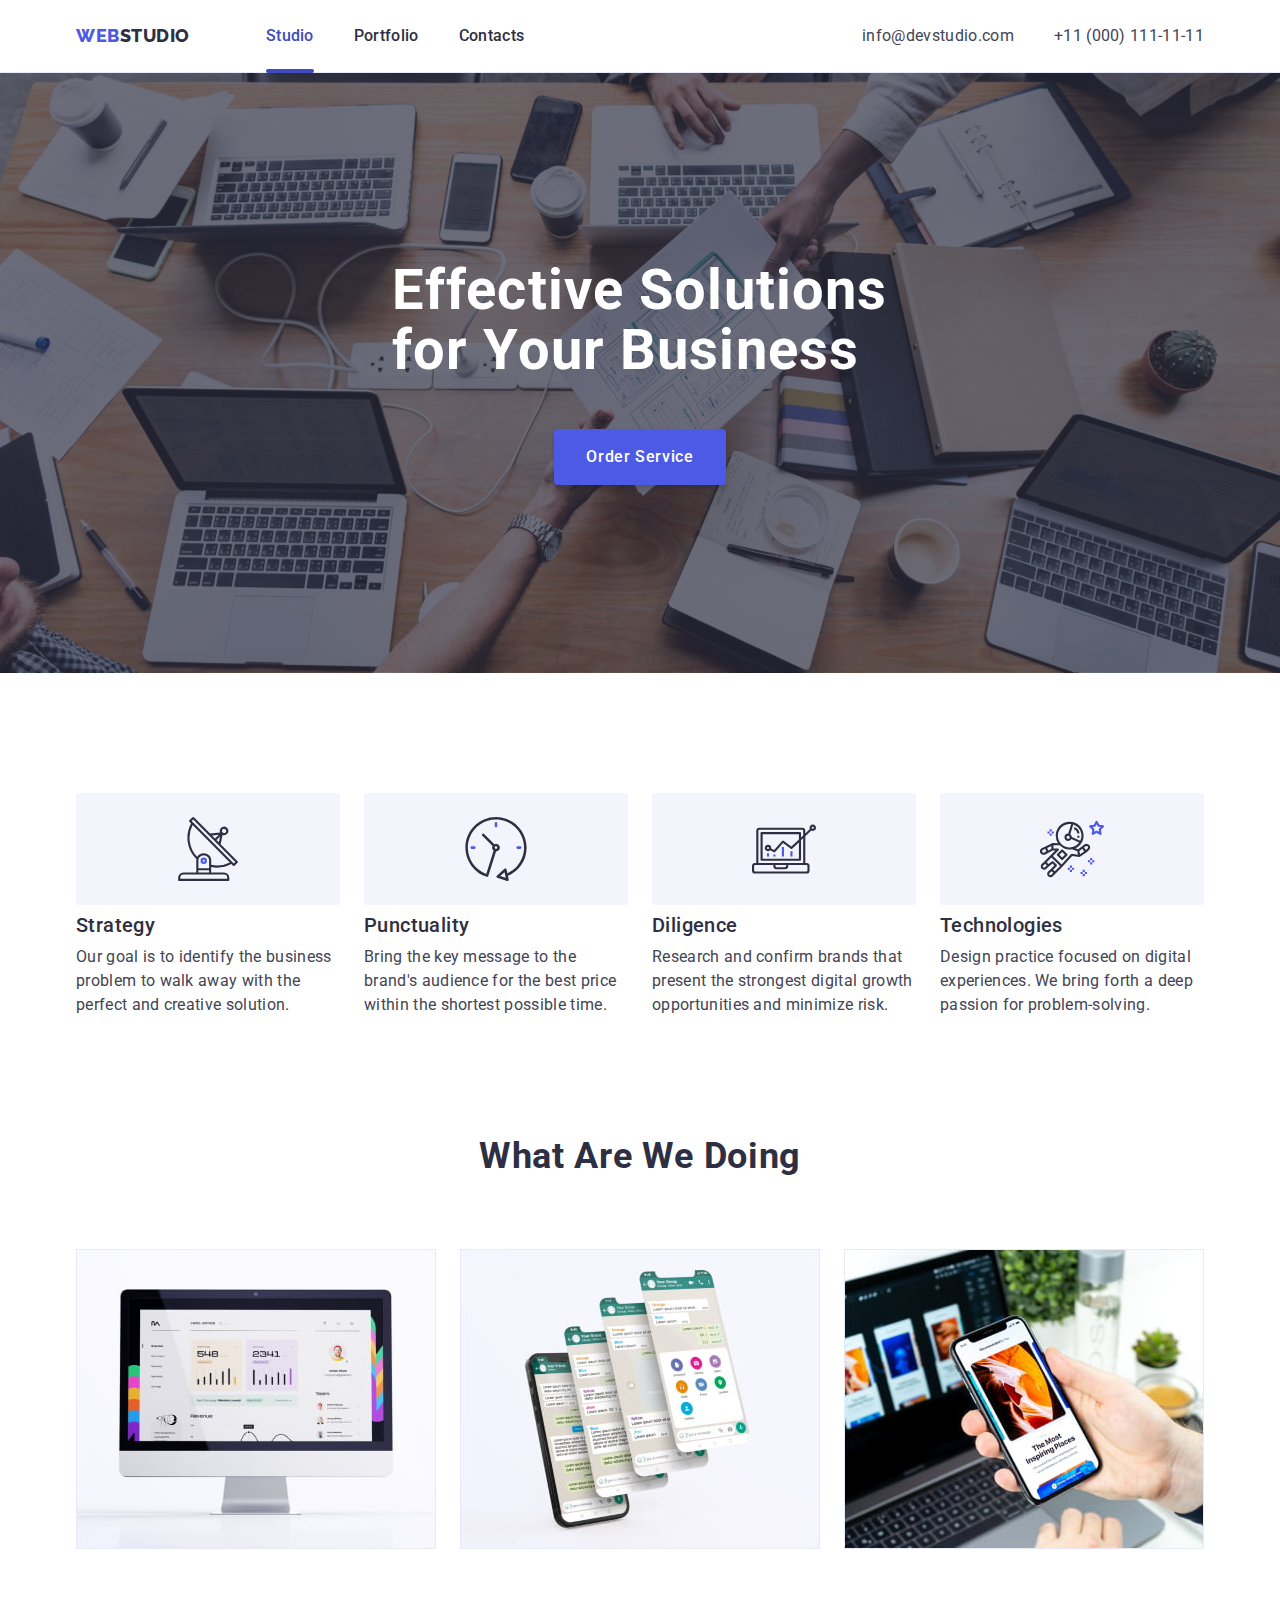
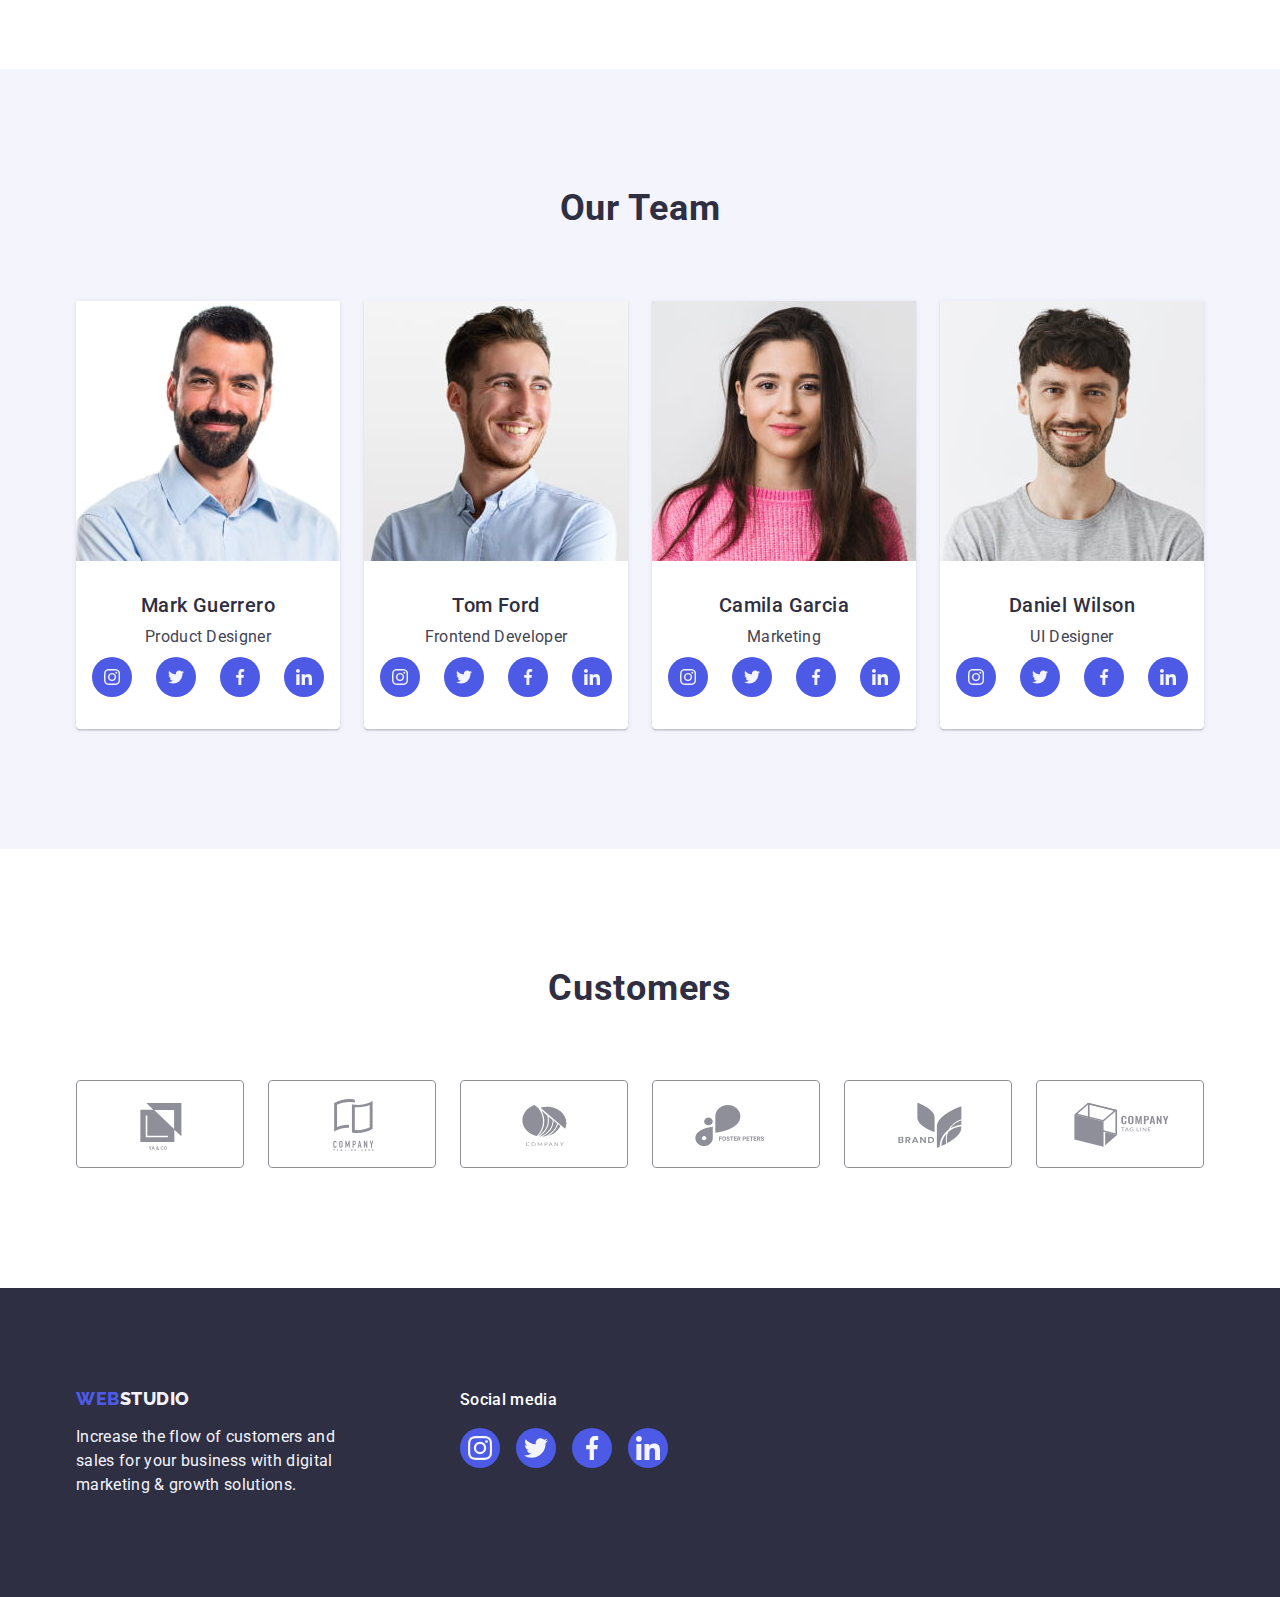
<file: index.html>
<!DOCTYPE html>
<html lang="en">
  <head>
    <meta charset="UTF-8" />
    <meta http-equiv="X-UA-Compatible" content="IE=edge" />
    <meta name="viewport" content="width=device-width, initial-scale=1.0" />
    <title>WebStudio</title>
    <!-- FONTS -->
    <link rel="preconnect" href="https://fonts.googleapis.com" />
    <link rel="preconnect" href="https://fonts.gstatic.com" crossorigin />
    <link
      href="https://fonts.googleapis.com/css2?family=Raleway:wght@800&family=Roboto:wght@400;500;700;900&display=swap"
      rel="stylesheet"
    />
    <!-- STYLES -->
    <link
      rel="stylesheet"
      href="https://cdnjs.cloudflare.com/ajax/libs/modern-normalize/1.1.0/modern-normalize.min.css"
    />
    <link rel="stylesheet" href="./css/styles.css" />
  </head>
  <body>
    <!-- HEADER -->
    <header class="page-header">
      <div class="page-header-container container">
        <nav class="page-nav">
          <a class="logo link" href="./index.html">
            Web<span class="logo-header">Studio</span>
          </a>
          <ul class="site-nav-list list">
            <li class="site-nav-list-item">
              <a class="site-nav-link current link" href="./index.html">
                Studio
              </a>
            </li>
            <li class="site-nav-list-item">
              <a class="site-nav-link link" href="./portfolio.html">
                Portfolio
              </a>
            </li>
            <li class="site-nav-list-item">
              <a class="site-nav-link link" href="">Contacts</a>
            </li>
          </ul>
        </nav>
        <address class="contacts">
          <ul class="contacts-list list">
            <li>
              <a class="contacts-link link" href="mailto:info@devstudio.com">
                info@devstudio.com
              </a>
            </li>
            <li>
              <a class="contacts-link link" href="tel:+110001111111">
                +11 (000) 111-11-11
              </a>
            </li>
          </ul>
        </address>
      </div>
    </header>
    <main>
      <!-- HERO -->
      <section class="hero">
        <div class="container">
          <h1 class="hero-title">Effective Solutions for Your Business</h1>
          <button class="button primary" type="button" data-modal-open>
            Order Service
          </button>
        </div>
      </section>
      <!-- FEATURES -->
      <section class="features section">
        <div class="container">
          <h2 class="section-title visually-hidden">Features</h2>
          <ul class="features-list list">
            <li class="features-list-item">
              <div class="feature-icon-thumb">
                <svg class="feature-icon" width="64" height="64">
                  <use href="./images/icons.svg#icon-antenna"></use>
                </svg>
              </div>
              <h3 class="feature-title">Strategy</h3>
              <p class="feature-descr">
                Our goal is to identify the business problem to walk away with
                the perfect and creative solution.
              </p>
            </li>
            <li class="features-list-item">
              <div class="feature-icon-thumb">
                <svg class="feature-icon" width="64" height="64">
                  <use href="./images/icons.svg#icon-clock"></use>
                </svg>
              </div>
              <h3 class="feature-title">Punctuality</h3>
              <p class="feature-descr">
                Bring the key message to the brand's audience for the best price
                within the shortest possible time.
              </p>
            </li>
            <li class="features-list-item">
              <div class="feature-icon-thumb">
                <svg class="feature-icon" width="64" height="64">
                  <use href="./images/icons.svg#icon-diagram"></use>
                </svg>
              </div>
              <h3 class="feature-title">Diligence</h3>
              <p class="feature-descr">
                Research and confirm brands that present the strongest digital
                growth opportunities and minimize risk.
              </p>
            </li>
            <li class="features-list-item">
              <div class="feature-icon-thumb">
                <svg class="feature-icon" width="64" height="64">
                  <use href="./images/icons.svg#icon-astronaut"></use>
                </svg>
              </div>
              <h3 class="feature-title">Technologies</h3>
              <p class="feature-descr">
                Design practice focused on digital experiences. We bring forth a
                deep passion for problem-solving.
              </p>
            </li>
          </ul>
        </div>
      </section>
      <!-- GALLERY -->
      <section class="gallery section">
        <div class="container">
          <h2 class="section-title">What are we doing</h2>
          <ul class="gallery-list list">
            <li class="gallery-list-item">
              <img
                src="./images/gallery/img-1.jpg"
                alt="Desktop application"
                width="360"
                height="300"
              />
            </li>
            <li class="gallery-list-item">
              <img
                src="./images/gallery/img-2.jpg"
                alt="Mobile application"
                width="360"
                height="300"
              />
            </li>
            <li class="gallery-list-item">
              <img
                src="./images/gallery/img-3.jpg"
                alt="Mobile and desktop application"
                width="360"
                height="300"
              />
            </li>
          </ul>
        </div>
      </section>
      <!-- EMPLOYEES -->
      <section class="employees section">
        <div class="container">
          <h2 class="section-title">Our Team</h2>
          <ul class="employees-list list">
            <li class="employees-list-item">
              <img
                src="./images/employees/mark-guerrero.jpg"
                alt="Mark Guerrero's photo"
                width="264"
                height="260"
              />
              <div class="employee-data">
                <h3 class="employee-name">Mark Guerrero</h3>
                <p class="employee-position">Product Designer</p>
                <ul class="social-list list">
                  <li class="social-list-item">
                    <a class="social-link link" href="">
                      <svg
                        class="social-icon"
                        width="16"
                        height="16"
                        aria-label="Instagram icon"
                      >
                        <use href="./images/icons.svg#icon-instagram"></use>
                      </svg>
                    </a>
                  </li>
                  <li class="social-list-item">
                    <a class="social-link link" href="">
                      <svg
                        class="social-icon"
                        width="16"
                        height="16"
                        aria-label="Twitter icon"
                      >
                        <use href="./images/icons.svg#icon-twitter"></use>
                      </svg>
                    </a>
                  </li>
                  <li class="social-list-item">
                    <a class="social-link link" href="">
                      <svg
                        class="social-icon"
                        width="16"
                        height="16"
                        aria-label="Facebook icon"
                      >
                        <use href="./images/icons.svg#icon-facebook"></use>
                      </svg>
                    </a>
                  </li>
                  <li class="social-list-item">
                    <a class="social-link link" href="">
                      <svg
                        class="social-icon"
                        width="16"
                        height="16"
                        aria-label="Linkedin icon"
                      >
                        <use href="./images/icons.svg#icon-linkedin"></use>
                      </svg>
                    </a>
                  </li>
                </ul>
              </div>
            </li>
            <li class="employees-list-item">
              <img
                src="./images/employees/tom-ford.jpg"
                alt="Tom Ford's photo"
                width="264"
                height="260"
              />
              <div class="employee-data">
                <h3 class="employee-name">Tom Ford</h3>
                <p class="employee-position">Frontend Developer</p>
                <ul class="social-list list">
                  <li class="social-list-item">
                    <a class="social-link link" href="">
                      <svg
                        class="social-icon"
                        width="16"
                        height="16"
                        aria-label="Instagram icon"
                      >
                        <use href="./images/icons.svg#icon-instagram"></use>
                      </svg>
                    </a>
                  </li>
                  <li class="social-list-item">
                    <a class="social-link link" href="">
                      <svg
                        class="social-icon"
                        width="16"
                        height="16"
                        aria-label="Twitter icon"
                      >
                        <use href="./images/icons.svg#icon-twitter"></use>
                      </svg>
                    </a>
                  </li>
                  <li class="social-list-item">
                    <a class="social-link link" href="">
                      <svg
                        class="social-icon"
                        width="16"
                        height="16"
                        aria-label="Facebook icon"
                      >
                        <use href="./images/icons.svg#icon-facebook"></use>
                      </svg>
                    </a>
                  </li>
                  <li class="social-list-item">
                    <a class="social-link link" href="">
                      <svg
                        class="social-icon"
                        width="16"
                        height="16"
                        aria-label="Linkedin icon"
                      >
                        <use href="./images/icons.svg#icon-linkedin"></use>
                      </svg>
                    </a>
                  </li>
                </ul>
              </div>
            </li>
            <li class="employees-list-item">
              <img
                src="./images/employees/camila-garcia.jpg"
                alt="Camila Garcia's photo"
                width="264"
                height="260"
              />
              <div class="employee-data">
                <h3 class="employee-name">Camila Garcia</h3>
                <p class="employee-position">Marketing</p>
                <ul class="social-list list">
                  <li class="social-list-item">
                    <a class="social-link link" href="">
                      <svg
                        class="social-icon"
                        width="16"
                        height="16"
                        aria-label="Instagram icon"
                      >
                        <use href="./images/icons.svg#icon-instagram"></use>
                      </svg>
                    </a>
                  </li>
                  <li class="social-list-item">
                    <a class="social-link link" href="">
                      <svg
                        class="social-icon"
                        width="16"
                        height="16"
                        aria-label="Twitter icon"
                      >
                        <use href="./images/icons.svg#icon-twitter"></use>
                      </svg>
                    </a>
                  </li>
                  <li class="social-list-item">
                    <a class="social-link link" href="">
                      <svg
                        class="social-icon"
                        width="16"
                        height="16"
                        aria-label="Facebook icon"
                      >
                        <use href="./images/icons.svg#icon-facebook"></use>
                      </svg>
                    </a>
                  </li>
                  <li class="social-list-item">
                    <a class="social-link link" href="">
                      <svg
                        class="social-icon"
                        width="16"
                        height="16"
                        aria-label="Linkedin icon"
                      >
                        <use href="./images/icons.svg#icon-linkedin"></use>
                      </svg>
                    </a>
                  </li>
                </ul>
              </div>
            </li>
            <li class="employees-list-item">
              <img
                src="./images/employees/daniel-wilson.jpg"
                alt="Daniel Wilson's photo"
                width="264"
                height="260"
              />
              <div class="employee-data">
                <h3 class="employee-name">Daniel Wilson</h3>
                <p class="employee-position">UI Designer</p>
                <ul class="social-list list">
                  <li class="social-list-item">
                    <a class="social-link link" href="">
                      <svg
                        class="social-icon"
                        width="16"
                        height="16"
                        aria-label="Instagram icon"
                      >
                        <use href="./images/icons.svg#icon-instagram"></use>
                      </svg>
                    </a>
                  </li>
                  <li class="social-list-item">
                    <a class="social-link link" href="">
                      <svg
                        class="social-icon"
                        width="16"
                        height="16"
                        aria-label="Twitter icon"
                      >
                        <use href="./images/icons.svg#icon-twitter"></use>
                      </svg>
                    </a>
                  </li>
                  <li class="social-list-item">
                    <a class="social-link link" href="">
                      <svg
                        class="social-icon"
                        width="16"
                        height="16"
                        aria-label="Facebook icon"
                      >
                        <use href="./images/icons.svg#icon-facebook"></use>
                      </svg>
                    </a>
                  </li>
                  <li class="social-list-item">
                    <a class="social-link link" href="">
                      <svg
                        class="social-icon"
                        width="16"
                        height="16"
                        aria-label="Linkedin icon"
                      >
                        <use href="./images/icons.svg#icon-linkedin"></use>
                      </svg>
                    </a>
                  </li>
                </ul>
              </div>
            </li>
          </ul>
        </div>
      </section>
      <!-- CUSTOMERS -->
      <section class="customers section">
        <div class="container">
          <h2 class="section-title">Customers</h2>
          <ul class="customers-list list">
            <li class="customers-list-item">
              <a class="customer-link" href="">
                <svg
                  class="customer-icon"
                  width="104"
                  height="56"
                  aria-label="Icon client 1"
                >
                  <use href="./images/icons.svg#icon-client-1"></use>
                </svg>
              </a>
            </li>
            <li class="customers-list-item">
              <a class="customer-link" href="">
                <svg
                  class="customer-icon"
                  width="104"
                  height="56"
                  aria-label="Icon client 2"
                >
                  <use href="./images/icons.svg#icon-client-2"></use>
                </svg>
              </a>
            </li>
            <li class="customers-list-item">
              <a class="customer-link" href="">
                <svg
                  class="customer-icon"
                  width="104"
                  height="56"
                  aria-label="Icon client 3"
                >
                  <use href="./images/icons.svg#icon-client-3"></use>
                </svg>
              </a>
            </li>
            <li class="customers-list-item">
              <a class="customer-link" href="">
                <svg
                  class="customer-icon"
                  width="104"
                  height="56"
                  aria-label="Icon client 4"
                >
                  <use href="./images/icons.svg#icon-client-4"></use>
                </svg>
              </a>
            </li>
            <li class="customers-list-item">
              <a class="customer-link" href="">
                <svg
                  class="customer-icon"
                  width="104"
                  height="56"
                  aria-label="Icon client 5"
                >
                  <use href="./images/icons.svg#icon-client-5"></use>
                </svg>
              </a>
            </li>
            <li class="customers-list-item">
              <a class="customer-link" href="">
                <svg
                  class="customer-icon"
                  width="104"
                  height="56"
                  aria-label="Icon client 6"
                >
                  <use href="./images/icons.svg#icon-client-6"></use>
                </svg>
              </a>
            </li>
          </ul>
        </div>
      </section>
    </main>
    <!-- FOOTER -->
    <footer class="footer">
      <div class="footer-container container">
        <div class="footer-logo">
          <a class="logo link" href="./index.html">
            Web<span class="logo-footer">Studio</span>
          </a>
          <p class="text">
            Increase the flow of customers and sales for your business with
            digital marketing & growth solutions.
          </p>
        </div>
        <div class="social-media">
          <p class="social-media-text">Social media</p>
          <ul class="social-media-list list">
            <li class="social-media-list-item">
              <a class="social-media-link link" href="">
                <svg
                  class="social-media-icon"
                  width="24"
                  height="24"
                  aria-label="Instagram icon"
                >
                  <use href="./images/icons.svg#icon-instagram"></use>
                </svg>
              </a>
            </li>
            <li class="social-media-list-item">
              <a class="social-media-link link" href="">
                <svg
                  class="social-media-icon"
                  width="24"
                  height="24"
                  aria-label="Twitter icon"
                >
                  <use href="./images/icons.svg#icon-twitter"></use>
                </svg>
              </a>
            </li>
            <li class="social-media-list-item">
              <a class="social-media-link link" href="">
                <svg
                  class="social-media-icon"
                  width="24"
                  height="24"
                  aria-label="Facebook icon"
                >
                  <use href="./images/icons.svg#icon-facebook"></use>
                </svg>
              </a>
            </li>
            <li class="social-media-list-item">
              <a class="social-media-link link" href="">
                <svg
                  class="social-media-icon"
                  width="24"
                  height="24"
                  aria-label="Linkedin icon"
                >
                  <use href="./images/icons.svg#icon-linkedin"></use>
                </svg>
              </a>
            </li>
          </ul>
        </div>
      </div>
    </footer>
    <!-- MODAL WINDOW -->
    <div class="backdrop is-hidden" data-modal>
      <div class="modal">
        <button type="button" class="modal-close-btn" data-modal-close>
          <svg class="modal-close-icon" width="8" height="8">
            <use href="./images/icons.svg#icon-close"></use>
          </svg>
        </button>
      </div>
    </div>
    <!-- SCRIPTS -->
    <script src="./js/modal.js"></script>
  </body>
</html>
</file>
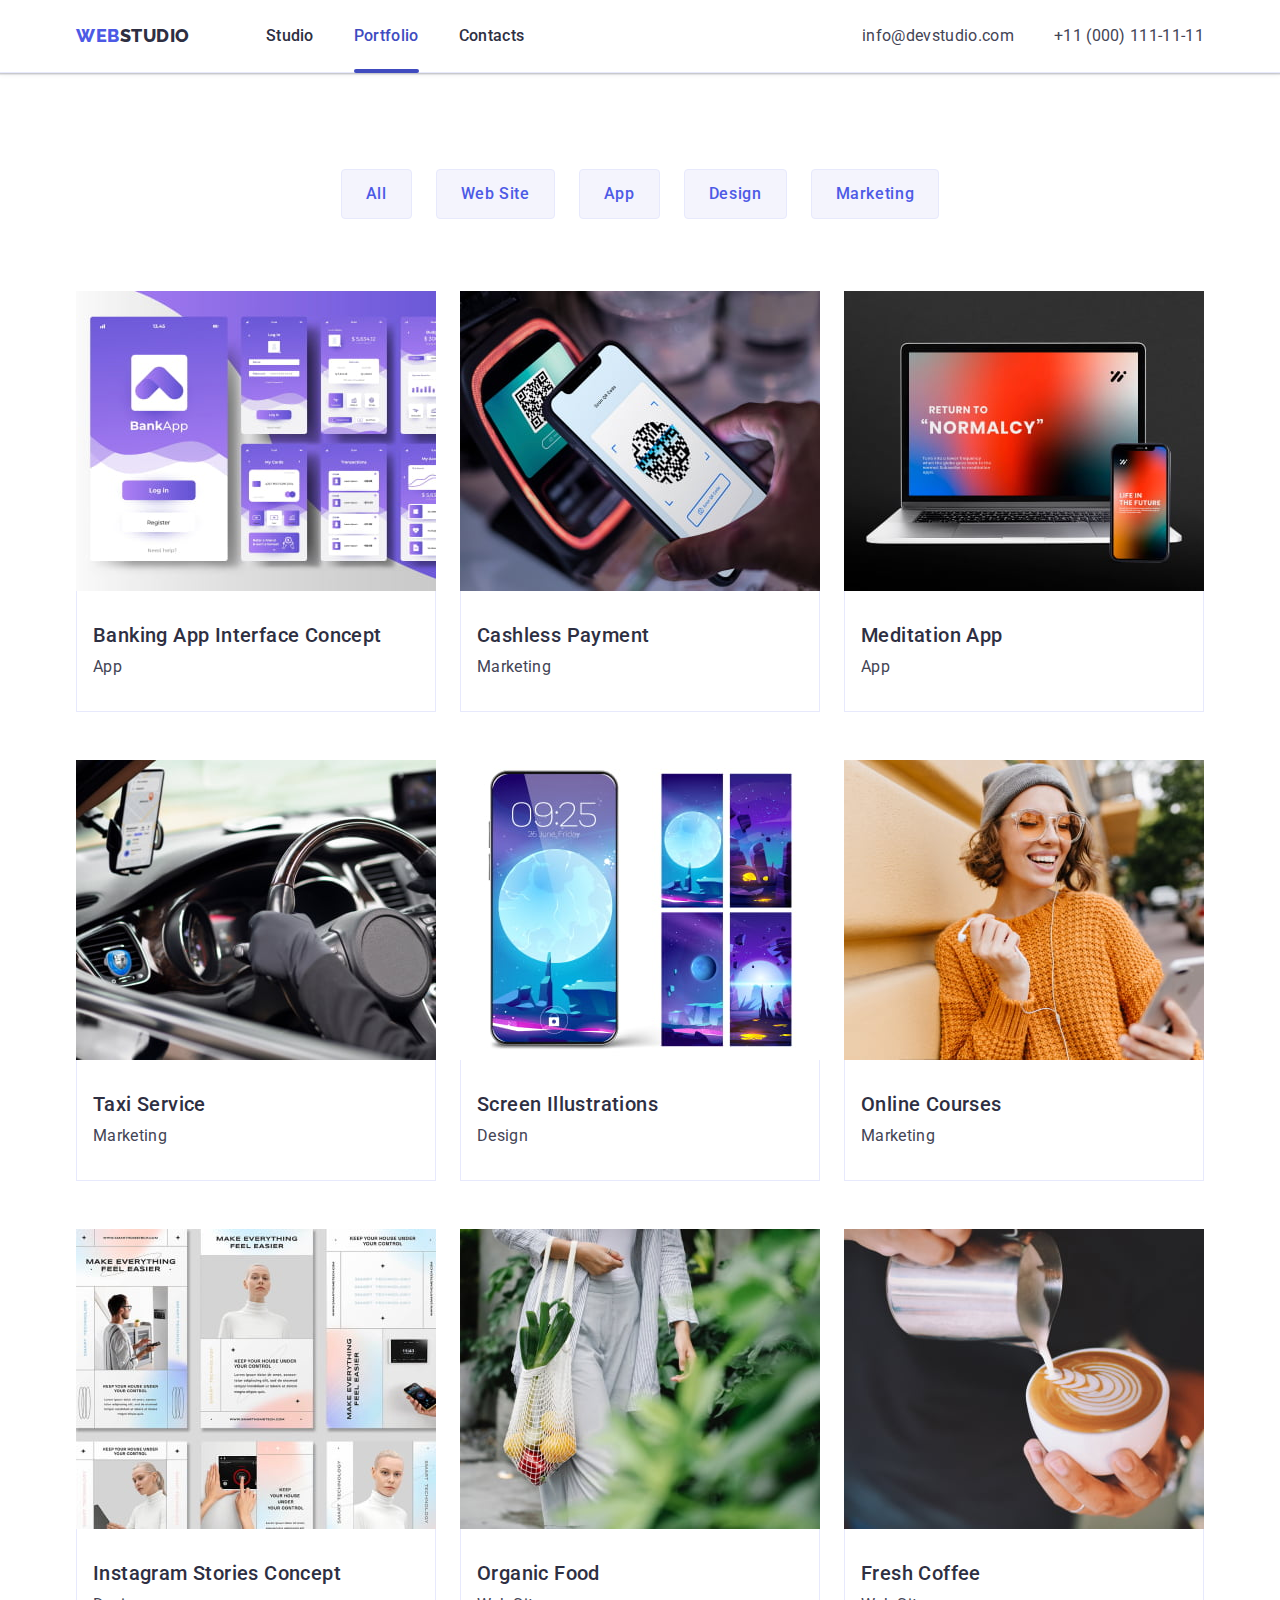
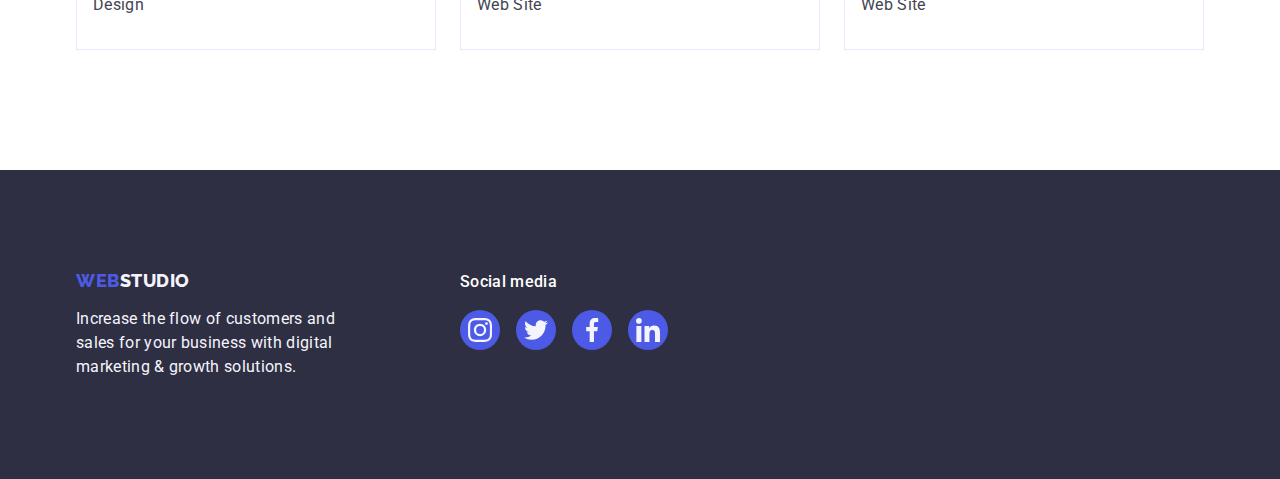
<file: portfolio.html>
<!DOCTYPE html>
<html lang="en">
  <head>
    <meta charset="UTF-8" />
    <meta http-equiv="X-UA-Compatible" content="IE=edge" />
    <meta name="viewport" content="width=device-width, initial-scale=1.0" />
    <title>WebStudio</title>
    <!-- FONTS -->
    <link rel="preconnect" href="https://fonts.googleapis.com" />
    <link rel="preconnect" href="https://fonts.gstatic.com" crossorigin />
    <link
      href="https://fonts.googleapis.com/css2?family=Raleway:wght@800&family=Roboto:wght@400;500;700;900&display=swap"
      rel="stylesheet"
    />
    <!-- STYLES -->
    <link
      rel="stylesheet"
      href="https://cdnjs.cloudflare.com/ajax/libs/modern-normalize/1.1.0/modern-normalize.min.css"
    />
    <link rel="stylesheet" href="./css/styles.css" />
  </head>
  <body>
    <!-- HEADER -->
    <header class="page-header">
      <div class="page-header-container container">
        <nav class="page-nav">
          <a class="logo link" href="./index.html">
            Web<span class="logo-header">Studio</span>
          </a>
          <ul class="site-nav-list list">
            <li class="site-nav-list-item">
              <a class="site-nav-link link" href="./index.html"> Studio </a>
            </li>
            <li class="site-nav-list-item">
              <a class="site-nav-link current link" href="./portfolio.html">
                Portfolio
              </a>
            </li>
            <li class="site-nav-list-item">
              <a class="site-nav-link link" href="">Contacts</a>
            </li>
          </ul>
        </nav>
        <address class="contacts">
          <ul class="contacts-list list">
            <li>
              <a class="contacts-link link" href="mailto:info@devstudio.com">
                info@devstudio.com
              </a>
            </li>
            <li>
              <a class="contacts-link link" href="tel:+110001111111">
                +11 (000) 111-11-11
              </a>
            </li>
          </ul>
        </address>
      </div>
    </header>
    <main>
      <!-- PORTFOLIO -->
      <section class="portfolio section">
        <div class="container">
          <h1 class="visually-hidden">Portfolio</h1>
          <!-- FILTER -->
          <ul class="filter-list list">
            <li>
              <button class="button filter" type="button">All</button>
            </li>
            <li>
              <button class="button filter" type="button">Web Site</button>
            </li>
            <li>
              <button class="button filter" type="button">App</button>
            </li>
            <li>
              <button class="button filter" type="button">Design</button>
            </li>
            <li>
              <button class="button filter" type="button">Marketing</button>
            </li>
          </ul>
          <!-- PROJECTS -->
          <ul class="projects-list list">
            <li class="projects-list-item">
              <a class="project-link link" href="">
                <div class="project-photo-wrapper">
                  <img
                    src="./images/portfolio/img-1.jpg"
                    alt="Bank app screenshots"
                    width="360"
                    height="300"
                  />
                  <p class="overlay">
                    14 Stylish and User-Friendly App Design Concepts · Task
                    Manager App · Calorie Tracker App · Exotic Fruit Ecommerce
                    App · Cloud Storage App
                  </p>
                </div>
                <div class="project-data">
                  <h2 class="project-name">Banking App Interface Concept</h2>
                  <p class="project-category">App</p>
                </div>
              </a>
            </li>
            <li class="projects-list-item">
              <a class="project-link link" href="">
                <div class="project-photo-wrapper">
                  <img
                    src="./images/portfolio/img-2.jpg"
                    alt="Payment by phone using qr-code"
                    width="360"
                    height="300"
                  />
                  <p class="overlay">
                    14 Stylish and User-Friendly App Design Concepts · Task
                    Manager App · Calorie Tracker App · Exotic Fruit Ecommerce
                    App · Cloud Storage App
                  </p>
                </div>
                <div class="project-data">
                  <h2 class="project-name">Cashless Payment</h2>
                  <p class="project-category">Marketing</p>
                </div>
              </a>
            </li>
            <li class="projects-list-item">
              <a class="project-link link" href="">
                <div class="project-photo-wrapper">
                  <img
                    src="./images/portfolio/img-3.jpg"
                    alt="Cross-platform app on desktop and mobile"
                    width="360"
                    height="300"
                  />
                  <p class="overlay">
                    14 Stylish and User-Friendly App Design Concepts · Task
                    Manager App · Calorie Tracker App · Exotic Fruit Ecommerce
                    App · Cloud Storage App
                  </p>
                </div>
                <div class="project-data">
                  <h2 class="project-name">Meditation App</h2>
                  <p class="project-category">App</p>
                </div>
              </a>
            </li>
            <li class="projects-list-item">
              <a class="project-link link" href="">
                <div class="project-photo-wrapper">
                  <img
                    src="./images/portfolio/img-4.jpg"
                    alt="The driver uses the mobile application"
                    width="360"
                    height="300"
                  />
                  <p class="overlay">
                    14 Stylish and User-Friendly App Design Concepts · Task
                    Manager App · Calorie Tracker App · Exotic Fruit Ecommerce
                    App · Cloud Storage App
                  </p>
                </div>
                <div class="project-data">
                  <h2 class="project-name">Taxi Service</h2>
                  <p class="project-category">Marketing</p>
                </div>
              </a>
            </li>
            <li class="projects-list-item">
              <a class="project-link link" href="">
                <div class="project-photo-wrapper">
                  <img
                    src="./images/portfolio/img-5.jpg"
                    alt="Phone wallpaper"
                    width="360"
                    height="300"
                  />
                  <p class="overlay">
                    14 Stylish and User-Friendly App Design Concepts · Task
                    Manager App · Calorie Tracker App · Exotic Fruit Ecommerce
                    App · Cloud Storage App
                  </p>
                </div>
                <div class="project-data">
                  <h2 class="project-name">Screen Illustrations</h2>
                  <p class="project-category">Design</p>
                </div>
              </a>
            </li>
            <li class="projects-list-item">
              <a class="project-link link" href="">
                <div class="project-photo-wrapper">
                  <img
                    src="./images/portfolio/img-6.jpg"
                    alt="Girl in headphones talking online on the phone"
                    width="360"
                    height="300"
                  />
                  <p class="overlay">
                    14 Stylish and User-Friendly App Design Concepts · Task
                    Manager App · Calorie Tracker App · Exotic Fruit Ecommerce
                    App · Cloud Storage App
                  </p>
                </div>
                <div class="project-data">
                  <h2 class="project-name">Online Courses</h2>
                  <p class="project-category">Marketing</p>
                </div>
              </a>
            </li>
            <li class="projects-list-item">
              <a class="project-link link" href="">
                <div class="project-photo-wrapper">
                  <img
                    src="./images/portfolio/img-7.jpg"
                    alt="Post Templates"
                    width="360"
                    height="300"
                  />
                  <p class="overlay">
                    14 Stylish and User-Friendly App Design Concepts · Task
                    Manager App · Calorie Tracker App · Exotic Fruit Ecommerce
                    App · Cloud Storage App
                  </p>
                </div>
                <div class="project-data">
                  <h2 class="project-name">Instagram Stories Concept</h2>
                  <p class="project-category">Design</p>
                </div>
              </a>
            </li>
            <li class="projects-list-item">
              <a class="project-link link" href="">
                <div class="project-photo-wrapper">
                  <img
                    src="./images/portfolio/img-8.jpg"
                    alt="Girl carries vegetables in a bag"
                    width="360"
                    height="300"
                  />
                  <p class="overlay">
                    14 Stylish and User-Friendly App Design Concepts · Task
                    Manager App · Calorie Tracker App · Exotic Fruit Ecommerce
                    App · Cloud Storage App
                  </p>
                </div>
                <div class="project-data">
                  <h2 class="project-name">Organic Food</h2>
                  <p class="project-category">Web Site</p>
                </div>
              </a>
            </li>
            <li class="projects-list-item">
              <a class="project-link link" href="">
                <div class="project-photo-wrapper">
                  <img
                    src="./images/portfolio/img-9.jpg"
                    alt="Barista adds milk to coffee"
                    width="360"
                    height="300"
                  />
                  <p class="overlay">
                    14 Stylish and User-Friendly App Design Concepts · Task
                    Manager App · Calorie Tracker App · Exotic Fruit Ecommerce
                    App · Cloud Storage App
                  </p>
                </div>
                <div class="project-data">
                  <h2 class="project-name">Fresh Coffee</h2>
                  <p class="project-category">Web Site</p>
                </div>
              </a>
            </li>
          </ul>
        </div>
      </section>
    </main>
    <!-- FOOTER -->
    <footer class="footer">
      <div class="footer-container container">
        <div class="footer-logo">
          <a class="logo link" href="./index.html">
            Web<span class="logo-footer">Studio</span>
          </a>
          <p class="text">
            Increase the flow of customers and sales for your business with
            digital marketing & growth solutions.
          </p>
        </div>
        <div class="social-media">
          <p class="social-media-text">Social media</p>
          <ul class="social-media-list list">
            <li class="social-media-list-item">
              <a class="social-media-link link" href="">
                <svg
                  class="social-media-icon"
                  width="24"
                  height="24"
                  aria-label="Instagram icon"
                >
                  <use href="./images/icons.svg#icon-instagram"></use>
                </svg>
              </a>
            </li>
            <li class="social-media-list-item">
              <a class="social-media-link link" href="">
                <svg
                  class="social-media-icon"
                  width="24"
                  height="24"
                  aria-label="Twitter icon"
                >
                  <use href="./images/icons.svg#icon-twitter"></use>
                </svg>
              </a>
            </li>
            <li class="social-media-list-item">
              <a class="social-media-link link" href="">
                <svg
                  class="social-media-icon"
                  width="24"
                  height="24"
                  aria-label="Facebook icon"
                >
                  <use href="./images/icons.svg#icon-facebook"></use>
                </svg>
              </a>
            </li>
            <li class="social-media-list-item">
              <a class="social-media-link link" href="">
                <svg
                  class="social-media-icon"
                  width="24"
                  height="24"
                  aria-label="Linkedin icon"
                >
                  <use href="./images/icons.svg#icon-linkedin"></use>
                </svg>
              </a>
            </li>
          </ul>
        </div>
      </div>
    </footer>
  </body>
</html>
</file>
<file: css/styles.css>
:root {
  --primary-font-family: 'Roboto', sans-serif;
  --secondary-font-family: 'Raleway', sans-serif;

  --primary-text-color: #434455;
  --secondary-text-color: #2e2f42;
  --hero-text-color: #ffffff;
  --footer-text-color: #f4f4fd;
  --accent-color: #4d5ae5;
  --active-color: #404bbf;

  --primary-bg-color: #ffffff;
  --secondary-bg-color: #f4f4fd;
  --hero-and-footer-bg-color: #2e2f42;

  --transition-duration: 250ms;
  --transition-timing-func: cubic-bezier(0.4, 0, 0.2, 1);
}

body {
  font-family: var(--primary-font-family);
  color: var(--primary-text-color);
  background: var(--primary-bg-color);
}

/* 
// Reset elements' styles
*/

.link {
  text-decoration: none;
}

.list {
  list-style: none;
}

h1,
h2,
h3,
h4,
h5,
h6,
p {
  margin-top: 0;
  margin-bottom: 0;
}

ul,
ol {
  margin-top: 0;
  margin-bottom: 0;
  padding-left: 0;
}

button {
  cursor: pointer;
}

img {
  display: block;
  max-width: 100%;
  height: auto;
}

/* 
// Utilities
*/

.container {
  max-width: 1158px;
  margin-left: auto;
  margin-right: auto;
  padding-left: 15px;
  padding-right: 15px;

  /* outline: 1px solid tomato; */
}

.button {
  font-style: normal;
  font-weight: 500;
  font-size: 16px;
  line-height: 1.5;
  align-items: center;
  letter-spacing: 0.04em;
  border: 0;
  border-radius: 4px;
}

.section {
  padding-top: 120px;
  padding-bottom: 120px;
}

.section-title {
  margin-bottom: 72px;
  font-weight: 700;
  font-size: 36px;
  line-height: 1.11;
  text-align: center;
  letter-spacing: 0.02em;
  text-transform: capitalize;
  color: var(--secondary-text-color);
}

.visually-hidden {
  position: absolute;
  width: 1px;
  height: 1px;
  margin: -1px;
  border: 0;
  padding: 0;
  white-space: nowrap;
  clip-path: inset(100%);
  clip: rect(0 0 0 0);
  overflow: hidden;
}

/* 
// index.html
*/

/* Header */

.page-header {
  border-bottom: 1px solid #e7e9fc;
  box-shadow: 0px 2px 1px rgba(46, 47, 66, 0.08),
    0px 1px 1px rgba(46, 47, 66, 0.16), 0px 1px 6px rgba(46, 47, 66, 0.08);
}

.page-header-container {
  display: flex;
  align-items: center;
}

.page-nav {
  display: flex;
  align-items: center;
}

.page-header-container .link {
  padding-top: 24px;
  padding-bottom: 24px;
}

/* Header Logo */

.logo {
  font-family: var(--secondary-font-family);
  font-weight: 800;
  font-size: 18px;
  line-height: 1.17;
  letter-spacing: 0.03em;
  text-transform: uppercase;

  color: var(--accent-color);
}

.logo-header {
  color: var(--secondary-text-color);
}

.page-nav > .logo {
  margin-right: 76px;
}

/* Header Navigation */

.site-nav-list {
  display: flex;
  gap: 40px;
}

.site-nav-link {
  position: relative;

  display: flex;

  font-weight: 500;
  font-size: 16px;
  line-height: 1.5;
  letter-spacing: 0.02em;

  color: var(--secondary-text-color);

  transition: color var(--transition-duration) var(--transition-timing-func);
}

.site-nav-link.current {
  color: var(--active-color);
}

.site-nav-link.current::after {
  content: '';
  width: 100%;
  height: 4px;

  position: absolute;
  bottom: -1px;

  background: #404bbf;
  border-radius: 2px;
}

.site-nav-link:hover,
.site-nav-link:focus {
  color: var(--active-color);
}

/* Header Contacts */

.contacts {
  font-style: normal;
  margin-left: auto;
}

.contacts-list {
  display: flex;
  gap: 40px;
}

.contacts-link {
  font-size: 16px;
  line-height: 1.5;
  letter-spacing: 0.02em;
  color: inherit;

  transition: color var(--transition-duration) var(--transition-timing-func);
}

.contacts-link:hover,
.contacts-link:focus {
  color: var(--active-color);
}

/* Hero */

.hero {
  padding-top: 188px;
  padding-bottom: 188px;
  margin-left: auto;
  margin-right: auto;

  background-color: var(--hero-and-footer-bg-color);
  background-image: linear-gradient(
      rgba(46, 47, 66, 0.7),
      rgba(46, 47, 66, 0.7)
    ),
    url('../images/hero/bg.jpg');
  background-repeat: no-repeat;
  background-position: center;
  background-size: cover;
  max-width: 1440px;
}

.hero-title {
  max-width: 496px;
  margin-left: auto;
  margin-right: auto;
  margin-bottom: 48px;

  font-weight: 700;
  font-size: 56px;
  line-height: 1.07;
  letter-spacing: 0.02em;

  color: var(--hero-text-color);
}

.button.primary {
  display: block;
  margin-left: auto;
  margin-right: auto;
  min-width: 169px;
  padding: 16px 32px;

  color: var(--hero-text-color);
  background-color: var(--accent-color);
  box-shadow: 0px 4px 4px rgba(0, 0, 0, 0.15);

  transition: background-color var(--transition-duration)
    var(--transition-timing-func);
}

.button.primary:hover,
.button.primary:focus {
  background-color: var(--active-color);
}

/* Features */

.features-list {
  display: flex;
  gap: 24px;
}

.features-list-item {
  flex-basis: calc((100% - 3 * 24px) / 4);
}

.feature-icon-thumb {
  display: flex;
  justify-content: center;
  align-items: center;
  height: 112px;
  margin-bottom: 8px;

  background-color: var(--secondary-bg-color);
  border-radius: 4px;
}

.feature-title {
  margin-bottom: 8px;
  font-weight: 500;
  font-size: 20px;
  line-height: 1.2;
  letter-spacing: 0.02em;
  color: var(--secondary-text-color);
}

.feature-descr {
  font-size: 16px;
  line-height: 1.5;
  letter-spacing: 0.02em;
}

/* Gallery */

.gallery.section {
  padding-top: 0;
}

.gallery-list {
  display: flex;
  gap: 24px;
}

.gallery-list-item {
  flex-basis: calc((100% - 48) / 3);
}

/* Employees */

.employees {
  background-color: var(--secondary-bg-color);
}

.employees-list {
  display: flex;
  gap: 24px;
}

.employees-list-item {
  flex-basis: calc((100% - 3 * 24) / 4);
  background-color: var(--primary-bg-color);
  border-radius: 0px 0px 4px 4px;
  box-shadow: 0px 1px 6px rgba(46, 47, 66, 0.08),
    0px 1px 1px rgba(46, 47, 66, 0.16), 0px 2px 1px rgba(46, 47, 66, 0.08);
}

.employee-data {
  padding-top: 32px;
  padding-bottom: 32px;
  text-align: center;
}

.employee-name {
  margin-bottom: 8px;
  font-weight: 500;
  font-size: 20px;
  line-height: 1.2;
  letter-spacing: 0.02em;
  color: var(--secondary-text-color);
}

.employee-position {
  margin-bottom: 8px;
  font-size: 16px;
  line-height: 1.5;
  letter-spacing: 0.02em;
}

.social-list {
  display: flex;
  justify-content: center;
  gap: 24px;
}

.social-list-item {
  width: 40px;
  height: 40px;
}

.social-link {
  width: 100%;
  height: 100%;
  display: flex;
  justify-content: center;
  align-items: center;

  border-radius: 50%;
  color: #f4f4fd;
  background-color: var(--accent-color);

  transition: background-color var(--transition-duration)
    var(--transition-timing-func);
}

.social-icon {
  fill: currentColor;
}

.social-link:hover,
.social-link:focus {
  background-color: var(--active-color);
}

/* Customers */

.customers .section-title {
  line-height: 1.1;
}

.customers-list {
  display: flex;
  justify-content: center;
  gap: 24px;
}

.customers-list-item {
  width: 168px;
  height: 88px;
}

.customer-link {
  width: 100%;
  height: 100%;
  display: flex;
  justify-content: center;
  align-items: center;

  color: #8e8f99;
  border: 1px solid #8e8f99;
  border-radius: 4px;

  transition: border-color var(--transition-duration)
      var(--transition-timing-func),
    color var(--transition-duration) var(--transition-timing-func);
}

.customer-icon {
  fill: currentColor;
}

.customer-link:hover,
.customer-link:focus {
  border-color: var(--active-color);
  color: var(--active-color);
}

/* Footer */

.footer {
  padding-top: 100px;
  padding-bottom: 100px;
  background-color: var(--hero-and-footer-bg-color);
}

.footer-container {
  display: flex;
  align-items: baseline;
}

.footer-logo {
  margin-right: 120px;
}

.footer .logo {
  display: inline-block;
  margin-bottom: 16px;
}

.logo-footer {
  color: var(--footer-text-color);
}

.footer .text {
  max-width: 264px;

  font-size: 16px;
  line-height: 1.5;
  letter-spacing: 0.02em;
  color: var(--footer-text-color);
}

.social-media-text {
  margin-bottom: 16px;

  font-weight: 500;
  font-size: 16px;
  line-height: 1.5;
  letter-spacing: 0.02em;
  color: #ffffff;
}

.social-media-list {
  display: flex;
  justify-content: center;
  gap: 16px;
}

.social-media-list-item {
  width: 40px;
  height: 40px;
}

.social-media-link {
  width: 100%;
  height: 100%;
  display: flex;
  justify-content: center;
  align-items: center;

  border-radius: 50%;
  color: #f4f4fd;
  background-color: var(--accent-color);

  transition: background-color var(--transition-duration)
    var(--transition-timing-func);
}

.social-media-icon {
  fill: currentColor;
}

.social-media-link:hover,
.social-media-link:focus {
  background-color: #31d0aa;
}

/* Modal Window */

.backdrop {
  position: fixed;
  top: 0;
  left: 0;

  width: 100%;
  height: 100%;

  background-color: rgba(46, 47, 66, 0.4);
  opacity: 1;
  visibility: auto;

  transition: opacity var(--transition-duration) var(--transition-timing-func),
    visibility var(--transition-duration) var(--transition-timing-func);
}

.modal {
  position: absolute;
  top: 50%;
  left: 50%;

  width: 408px;
  min-height: 576px;

  background-color: #fcfcfc;
  box-shadow: 0px 1px 1px rgba(0, 0, 0, 0.14), 0px 1px 3px rgba(0, 0, 0, 0.12),
    0px 2px 1px rgba(0, 0, 0, 0.2);
  border-radius: 4px;

  transform: translate(-50%, -50%) scale(1);
  transition: transform var(--transition-duration) var(--transition-timing-func);
}

.backdrop.is-hidden .modal {
  transform: translate(-50%, -50%) scale(0.9);
}

.modal-close-btn {
  position: absolute;
  top: 24px;
  right: 24px;

  display: flex;
  justify-content: center;
  align-items: center;

  width: 24px;
  height: 24px;
  padding: 0;

  background: #e7e9fc;
  border: 1px solid rgba(0, 0, 0, 0.1);
  border-radius: 50%;

  transition: background-color var(--transition-duration)
      var(--transition-timing-func),
    border var(--transition-duration) var(--transition-timing-func);
}

.modal-close-btn:hover,
.modal-close-btn:focus {
  background-color: var(--active-color);
  border: none;
}

.modal-close-icon {
  fill: var(--secondary-text-color);
  transition: fill var(--transition-duration) var(--transition-timing-func);
}

.modal-close-btn:hover .modal-close-icon,
.modal-close-btn:focus .modal-close-icon {
  fill: var(--primary-bg-color);
}

.is-hidden {
  opacity: 0;
  visibility: hidden;
  pointer-events: none;
}

/* 
// Portfolio
*/

.portfolio {
  padding-top: 96px;
  padding-bottom: 120px;
}

/* Portfolio Filter */

.filter-list {
  display: flex;
  justify-content: center;
  gap: 24px;
  margin-bottom: 72px;
}

.button.filter {
  padding: 12px 24px;
  color: var(--accent-color);
  background-color: var(--secondary-bg-color);
  border: 1px solid #e7e9fc;

  transition: color var(--transition-duration) var(--transition-timing-func),
    background-color var(--transition-duration) var(--transition-timing-func),
    border-color var(--transition-duration) var(--transition-timing-func),
    box-shadow var(--transition-duration) var(--transition-timing-func);
}

.filter-list .button:hover,
.filter-list .button:focus {
  color: var(--hero-text-color);
  background-color: var(--active-color);
  border: 1px solid transparent;
  box-shadow: 0px 3px 1px rgba(0, 0, 0, 0.1), 0px 2px 1px rgba(0, 0, 0, 0.08),
    0px 2px 2px rgba(0, 0, 0, 0.12);
}

/* Portfolio Projects */

.projects-list {
  display: flex;
  flex-wrap: wrap;
  gap: 24px;
  row-gap: 48px;
}

.project-list-item {
  flex-basis: calc((100% - 2 * 24px) / 3);
}

.project-link {
  display: block;
  color: inherit;

  transition: box-shadow var(--transition-duration)
    var(--transition-timing-func);
}

.project-link:hover,
.project-link:focus {
  box-shadow: 0px 1px 6px rgba(46, 47, 66, 0.08),
    0px 1px 1px rgba(46, 47, 66, 0.16), 0px 2px 1px rgba(46, 47, 66, 0.08);
}

.project-photo-wrapper {
  position: relative;
  overflow: hidden;
}

.overlay {
  position: absolute;
  top: 0;
  left: 0;

  display: flex;
  padding: 40px 32px;
  width: 100%;
  height: 100%;

  justify-content: center;
  font-size: 16px;
  line-height: 1.5;
  letter-spacing: 0.02em;
  overflow: auto;

  color: var(--secondary-bg-color);
  background-color: var(--accent-color);

  transform: translateY(100%);
  transition: transform var(--transition-duration) var(--transition-timing-func);
}

.project-link:hover .overlay,
.project-link:focus .overlay {
  transform: translateY(0);
}

.project-data {
  padding: 32px 16px;
  border: 1px solid #e7e9fc;
  border-top: 0;
}

.project-name {
  margin-bottom: 8px;
  font-weight: 500;
  font-size: 20px;
  line-height: 1.2;
  letter-spacing: 0.02em;
  color: var(--secondary-text-color);
}

.project-category {
  font-size: 16px;
  line-height: 1.5;
  letter-spacing: 0.02em;
}
</file>
